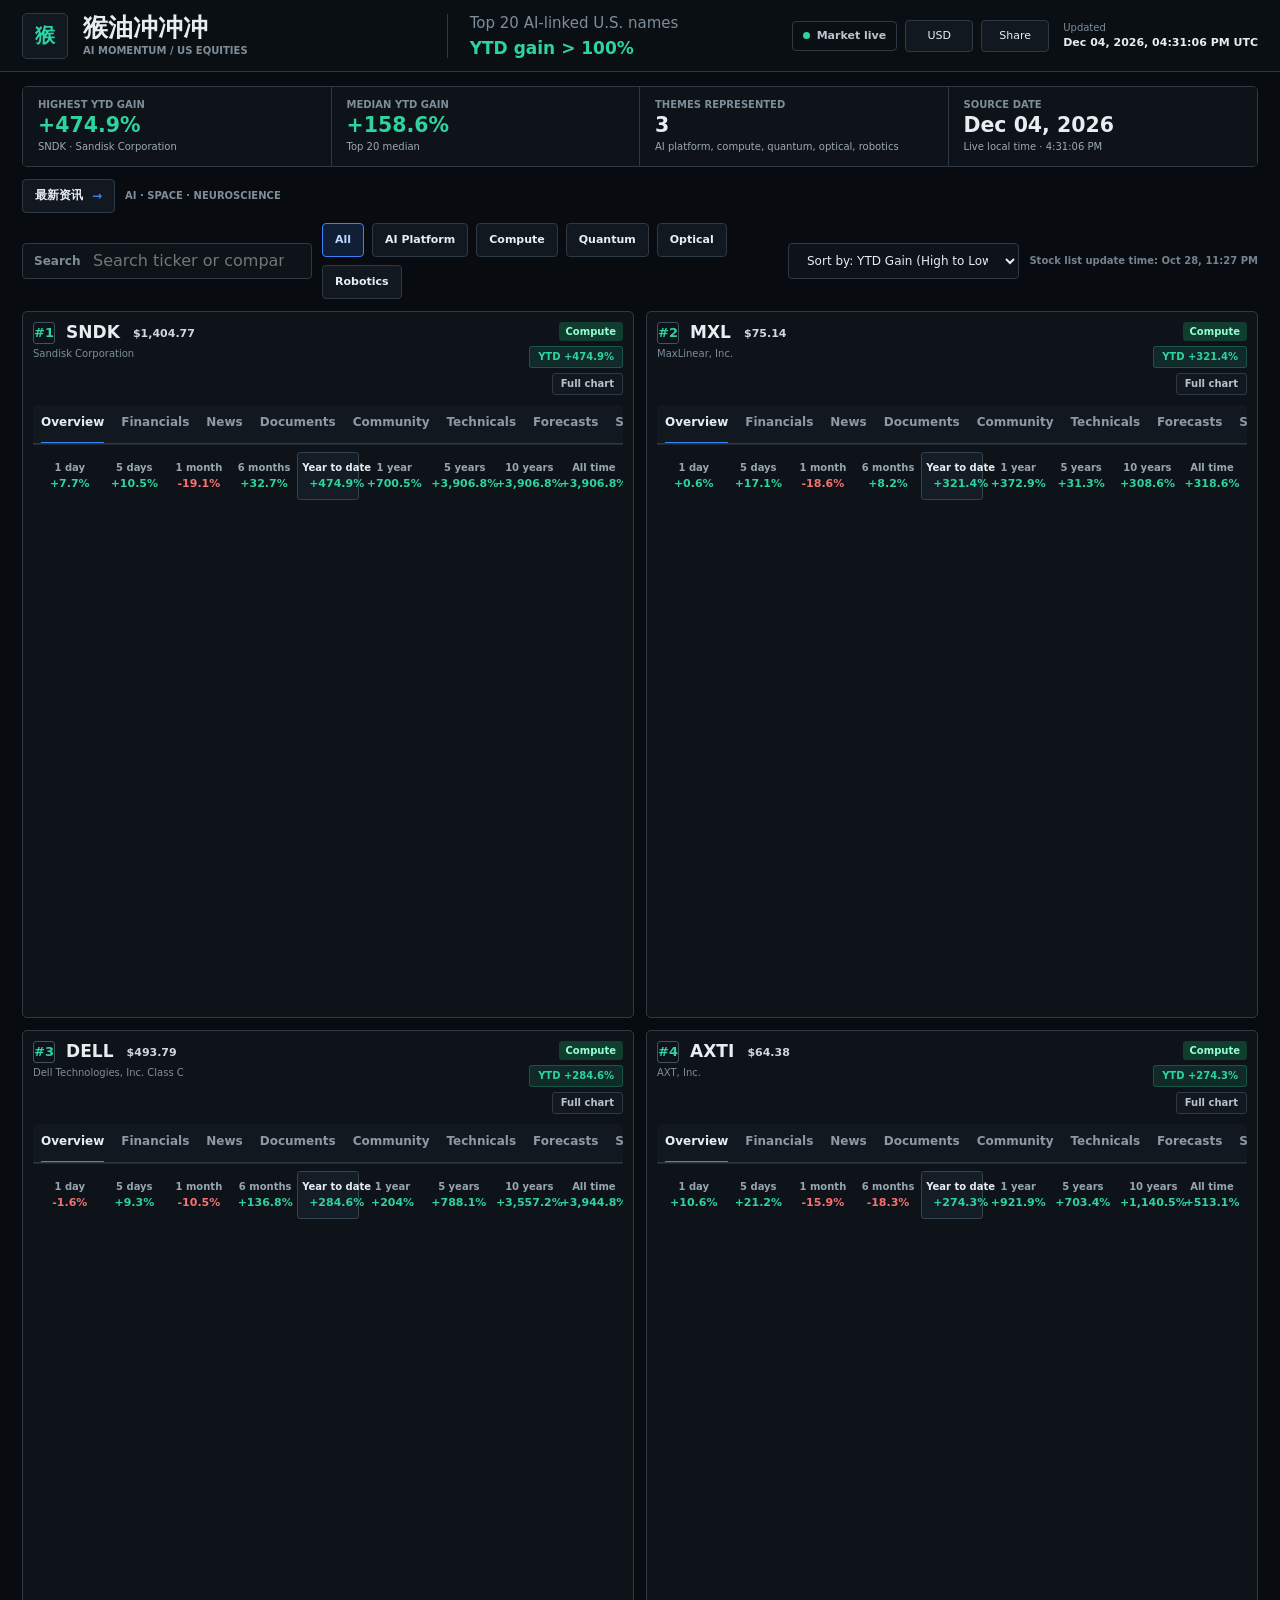
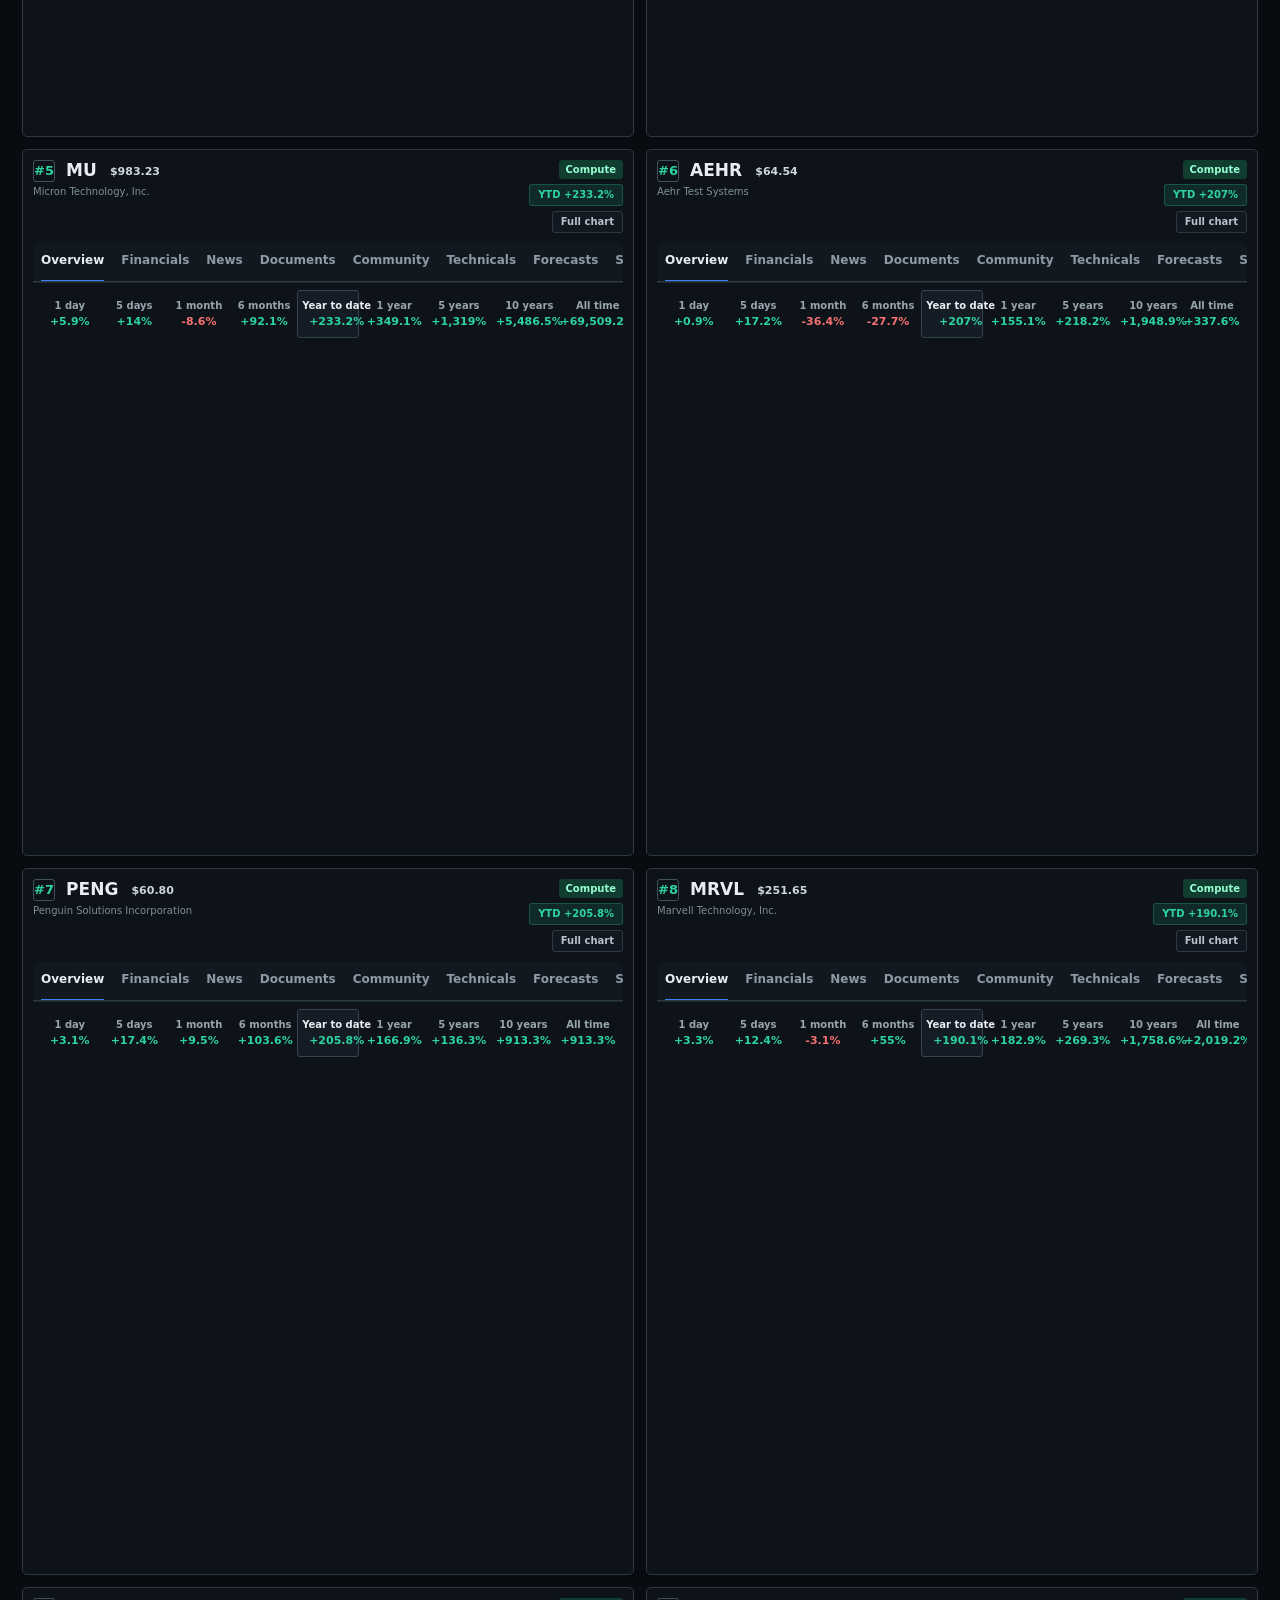
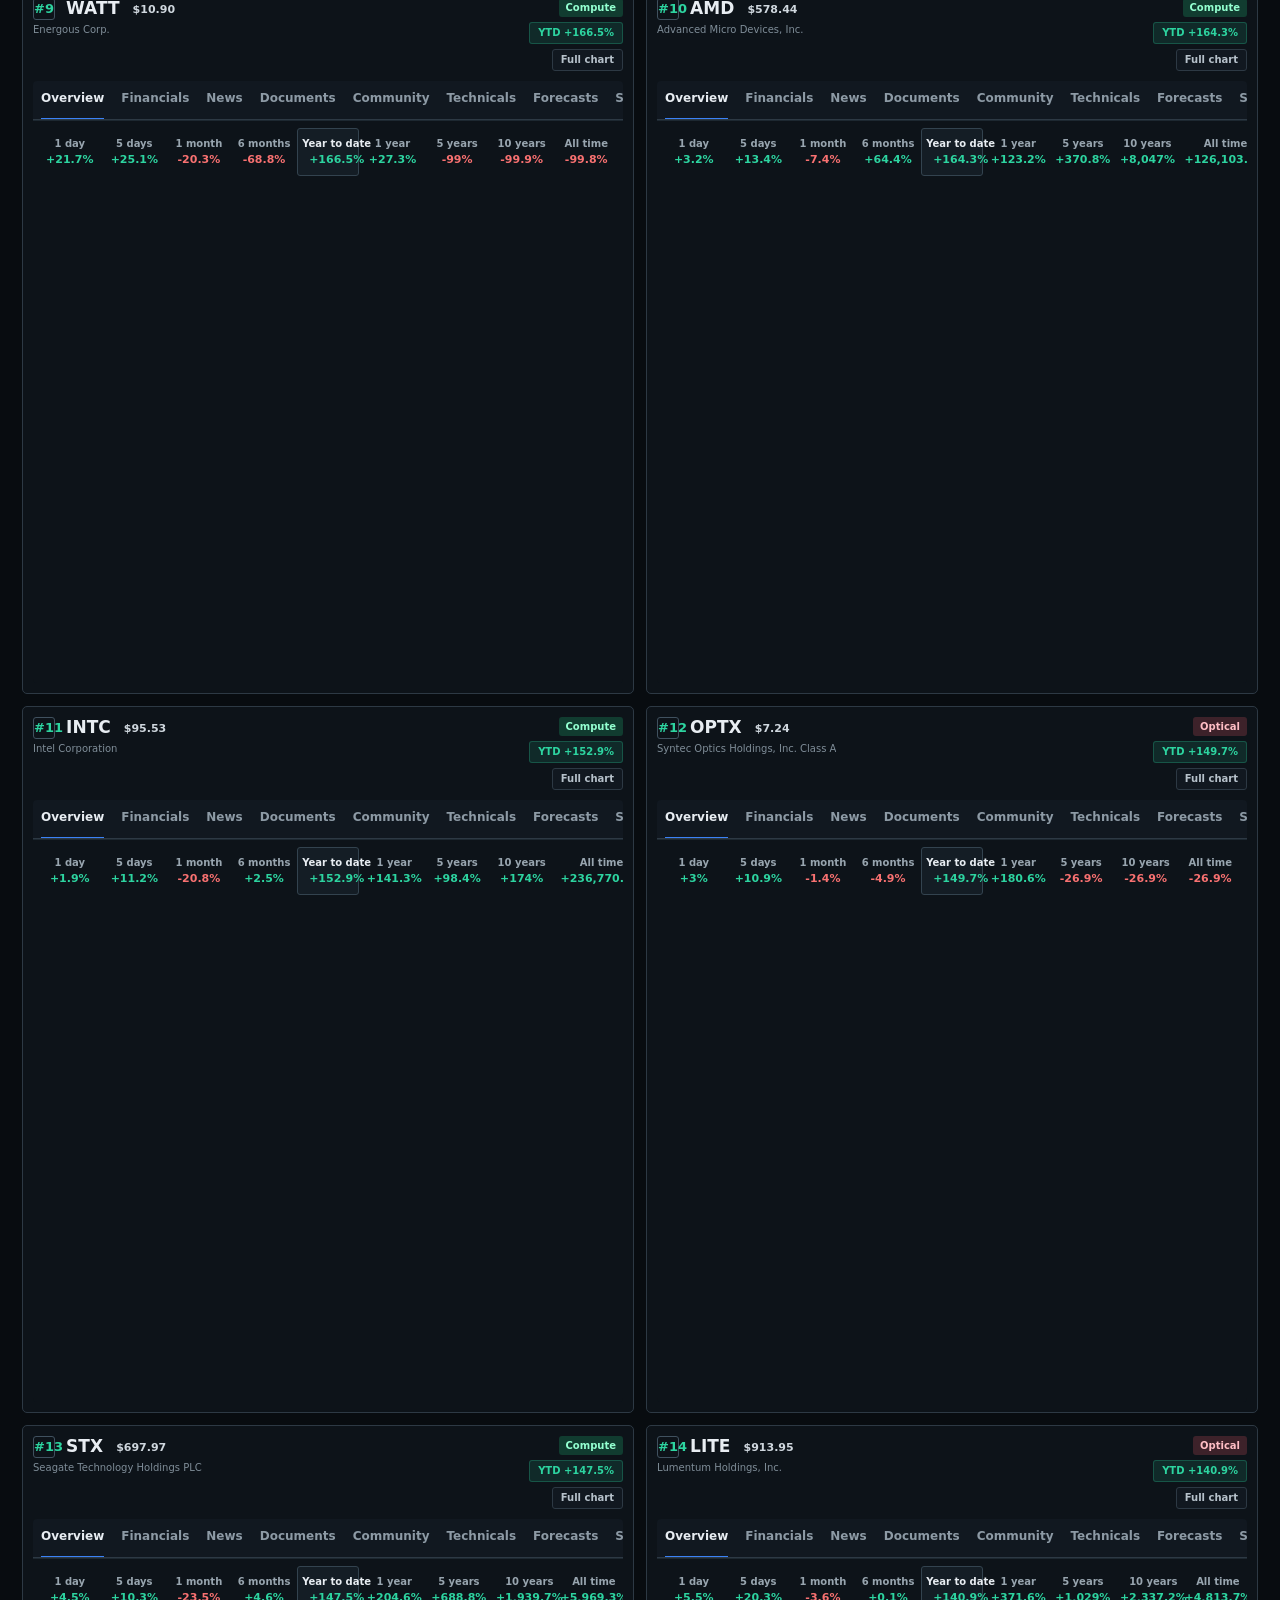
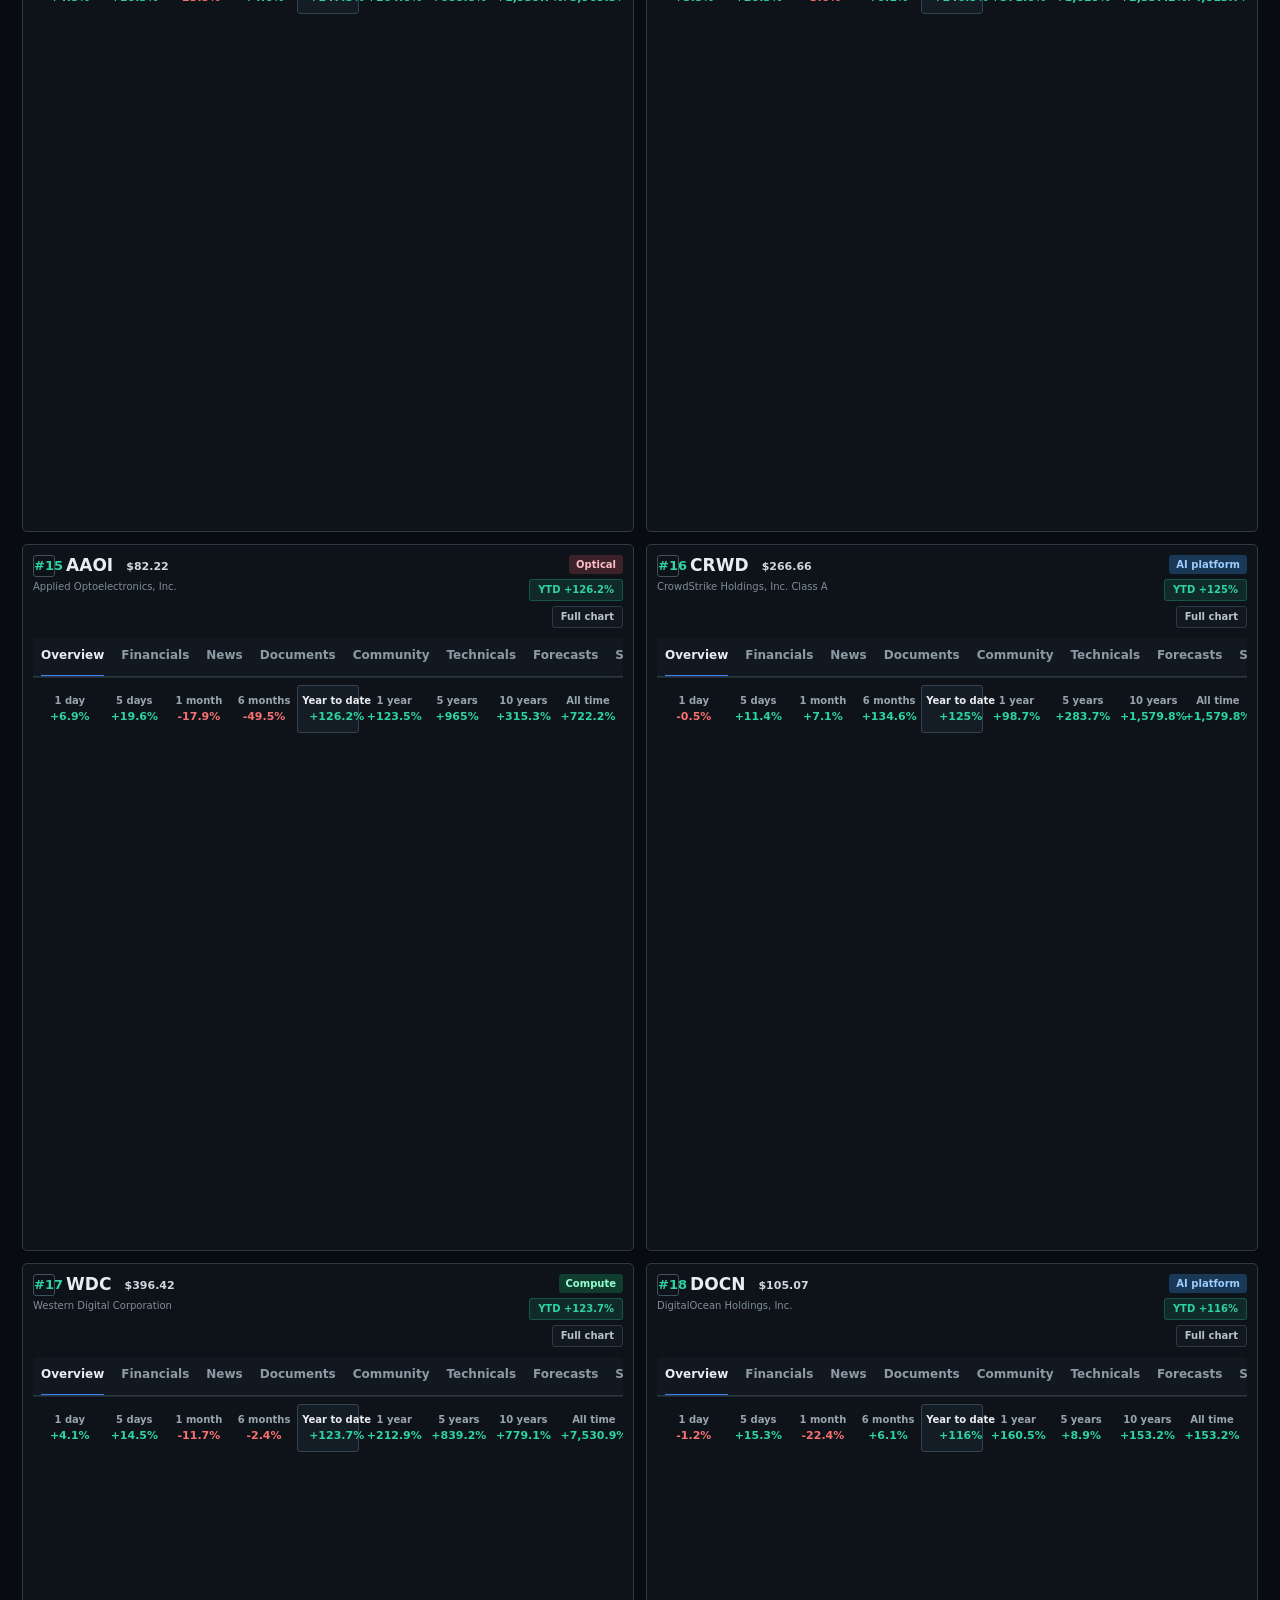
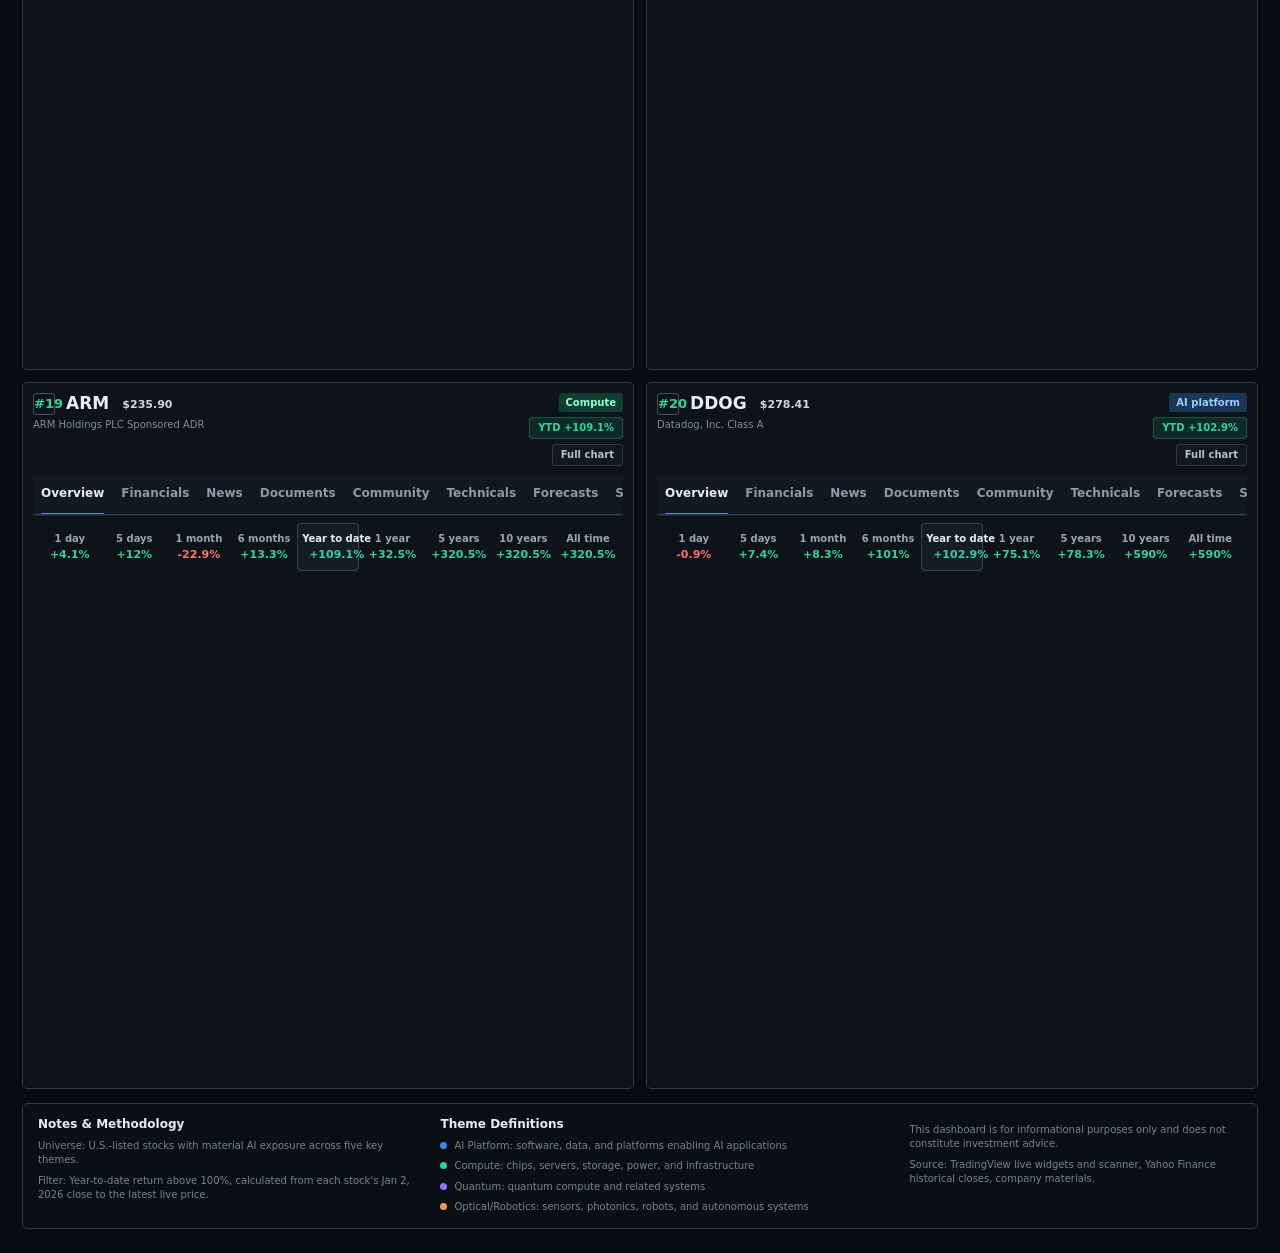
<file: index.html>
<!doctype html>
<html lang="en">
  <head>
    <meta charset="UTF-8" />
    <meta name="viewport" content="width=device-width, initial-scale=1.0" />
    <title>猴油冲冲冲</title>
    <link rel="stylesheet" href="styles.css?v=20260621-graphite-preview" />
  </head>
  <body>
    <header class="app-header">
      <div class="brand-lockup">
        <div class="brand-mark" aria-hidden="true">猴</div>
        <div>
          <h1>猴油冲冲冲</h1>
          <p>AI MOMENTUM / US EQUITIES</p>
        </div>
      </div>

      <div class="headline-copy">
        <span>Top 20 AI-linked U.S. names</span>
        <strong>YTD gain &gt; 100%</strong>
      </div>

      <div class="header-actions">
        <span class="market-status"><i aria-hidden="true"></i>Market live</span>
        <button type="button">USD</button>
        <button type="button">Share</button>
        <div class="updated">
          <span>Updated</span>
          <strong id="source-time">--</strong>
        </div>
      </div>
    </header>

    <main>
      <section class="summary-grid" aria-label="Dashboard summary">
        <article>
          <span class="summary-icon">1</span>
          <div>
            <p>Highest YTD Gain</p>
            <strong id="highest-ytd">--</strong>
            <small id="highest-name">--</small>
          </div>
        </article>
        <article>
          <span class="summary-icon">2</span>
          <div>
            <p>Median YTD Gain</p>
            <strong id="median-ytd">--</strong>
            <small>Top 20 median</small>
          </div>
        </article>
        <article>
          <span class="summary-icon">3</span>
          <div>
            <p>Themes Represented</p>
            <strong id="theme-count">--</strong>
            <small>AI platform, compute, quantum, optical, robotics</small>
          </div>
        </article>
        <article>
          <span class="summary-icon">4</span>
          <div>
            <p>Source Date</p>
            <strong id="source-date">--</strong>
            <small id="source-detail">Realtime local time</small>
          </div>
        </article>
      </section>

      <nav class="latest-news-nav" aria-label="Latest intelligence">
        <a class="latest-news-link" href="news.html">最新资讯</a>
        <span>AI · Space · Neuroscience</span>
      </nav>

      <section class="controls" aria-label="Filters">
        <label class="search-box" for="stock-search">
          <span>Search</span>
          <input id="stock-search" type="search" placeholder="Search ticker or company..." />
        </label>
        <div class="segmented" role="group" aria-label="Theme filter">
          <button type="button" class="active" data-theme="all">All</button>
          <button type="button" data-theme="AI platform">AI Platform</button>
          <button type="button" data-theme="Compute">Compute</button>
          <button type="button" data-theme="Quantum">Quantum</button>
          <button type="button" data-theme="Optical">Optical</button>
          <button type="button" data-theme="Robotics">Robotics</button>
        </div>
        <div class="sort-box">
          <select id="sort-select" aria-label="Sort stocks">
            <option value="ytd-desc">Sort by: YTD Gain (High to Low)</option>
            <option value="rank-asc">Sort by: Rank</option>
            <option value="symbol-asc">Sort by: Ticker</option>
          </select>
          <span id="stock-list-update-time">Stock list update time: --</span>
        </div>
      </section>

      <section class="stock-grid" id="stock-grid" aria-label="Top AI-related stocks"></section>

      <footer class="notes">
        <section>
          <h2>Notes &amp; Methodology</h2>
          <p>Universe: U.S.-listed stocks with material AI exposure across five key themes.</p>
          <p>Filter: Year-to-date return above 100%, calculated from each stock's Jan 2, 2026 close to the latest live price.</p>
        </section>
        <section>
          <h2>Theme Definitions</h2>
          <p><span class="dot blue"></span>AI Platform: software, data, and platforms enabling AI applications</p>
          <p><span class="dot green"></span>Compute: chips, servers, storage, power, and infrastructure</p>
          <p><span class="dot violet"></span>Quantum: quantum compute and related systems</p>
          <p><span class="dot orange"></span>Optical/Robotics: sensors, photonics, robots, and autonomous systems</p>
        </section>
        <section>
          <p>This dashboard is for informational purposes only and does not constitute investment advice.</p>
          <p>Source: TradingView live widgets and scanner, Yahoo Finance historical closes, company materials.</p>
        </section>
      </footer>
    </main>

    <script src="app.js?v=202610282327"></script>
  </body>
</html>
</file>
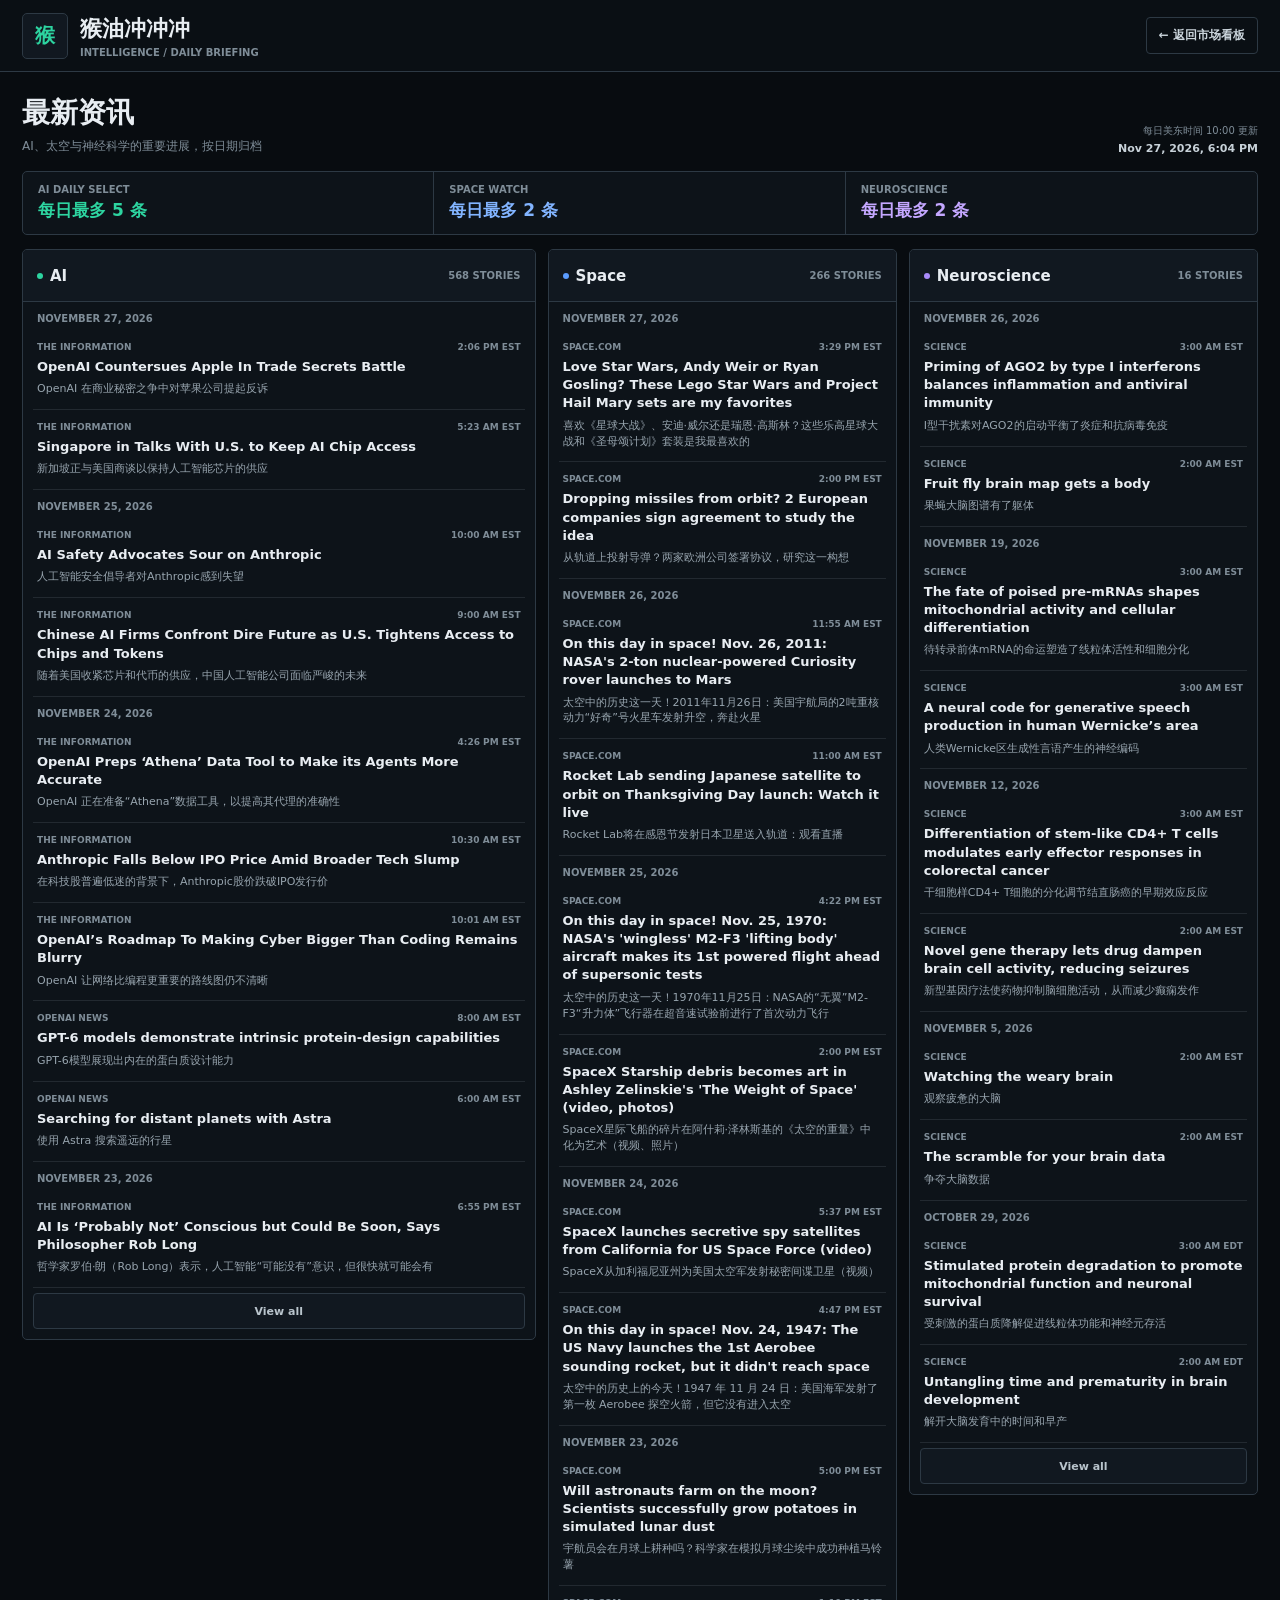
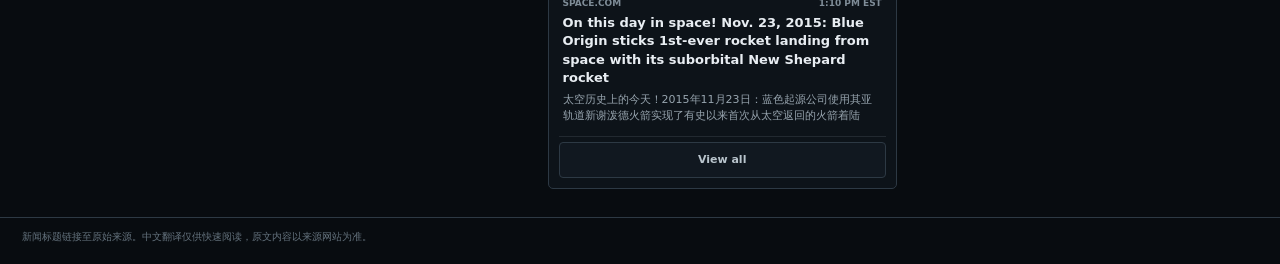
<file: news.html>
<!doctype html>
<html lang="zh-CN">
  <head>
    <meta charset="UTF-8" />
    <meta name="viewport" content="width=device-width, initial-scale=1.0" />
    <title>最新资讯 · 猴油冲冲冲</title>
    <link rel="stylesheet" href="news.css?v=20260622" />
  </head>
  <body>
    <header class="news-header">
      <div class="news-brand">
        <div class="news-brand-mark" aria-hidden="true">猴</div>
        <div>
          <strong>猴油冲冲冲</strong>
          <span>INTELLIGENCE / DAILY BRIEFING</span>
        </div>
      </div>
      <a class="dashboard-link" href="index.html">← 返回市场看板</a>
    </header>

    <main>
      <section class="news-page-head">
        <div>
          <h1>最新资讯</h1>
          <p>AI、太空与神经科学的重要进展，按日期归档</p>
        </div>
        <div class="news-updated">
          <span>每日美东时间 10:00 更新</span>
          <strong id="news-updated-at">等待数据</strong>
        </div>
      </section>

      <section class="news-metrics" aria-label="Daily news limits">
        <div class="news-metric ai"><span>AI Daily Select</span><strong>每日最多 5 条</strong></div>
        <div class="news-metric space"><span>Space Watch</span><strong>每日最多 2 条</strong></div>
        <div class="news-metric neuroscience"><span>Neuroscience</span><strong>每日最多 2 条</strong></div>
      </section>

      <p class="news-unavailable" id="news-unavailable" hidden>资讯暂时无法读取，请稍后再试。</p>

      <section class="news-columns" aria-label="Latest news categories">
        <article class="news-channel ai" data-category="ai">
          <header><h2><i aria-hidden="true"></i>AI</h2><span data-story-count>0 STORIES</span></header>
          <div class="news-stories" data-story-list></div>
          <button class="view-all" type="button" data-view-all hidden>View all</button>
        </article>
        <article class="news-channel space" data-category="space">
          <header><h2><i aria-hidden="true"></i>Space</h2><span data-story-count>0 STORIES</span></header>
          <div class="news-stories" data-story-list></div>
          <button class="view-all" type="button" data-view-all hidden>View all</button>
        </article>
        <article class="news-channel neuroscience" data-category="neuroscience">
          <header><h2><i aria-hidden="true"></i>Neuroscience</h2><span data-story-count>0 STORIES</span></header>
          <div class="news-stories" data-story-list></div>
          <button class="view-all" type="button" data-view-all hidden>View all</button>
        </article>
      </section>
    </main>

    <footer class="news-footer">
      新闻标题链接至原始来源。中文翻译仅供快速阅读，原文内容以来源网站为准。
    </footer>
    <script type="module" src="news.js?v=20260622"></script>
  </body>
</html>
</file>
<file: styles.css>
:root {
  color-scheme: dark;
  --bg: #080c10;
  --panel: #0d1319;
  --panel-strong: #111820;
  --panel-soft: #141d25;
  --line: #2d3944;
  --line-soft: rgba(127, 141, 152, 0.22);
  --text: #e8edf2;
  --muted: #7f8d98;
  --positive: #2dd4a0;
  --positive-soft: rgba(45, 212, 160, 0.12);
  --interactive: #3b82f6;
  --green: var(--positive);
  --green-soft: var(--positive-soft);
  --blue: var(--interactive);
  --cyan: #67e8f9;
  --violet: #9b6cff;
  --orange: #ff9554;
  --red: #f87171;
  font-family:
    Inter, ui-sans-serif, system-ui, -apple-system, BlinkMacSystemFont, "Segoe UI",
    sans-serif;
}

* {
  box-sizing: border-box;
}

body {
  margin: 0;
  min-width: 320px;
  overflow-x: hidden;
  background: var(--bg);
  color: var(--text);
}

button,
input,
select {
  font: inherit;
}

a {
  color: inherit;
  text-decoration: none;
}

button,
select {
  cursor: pointer;
}

.app-header {
  display: grid;
  grid-template-columns: minmax(260px, 1fr) minmax(240px, 0.8fr) auto;
  align-items: center;
  gap: 26px;
  min-height: 72px;
  padding: 10px 22px;
  border-bottom: 1px solid var(--line);
  background: #0a0f14;
}

.brand-lockup {
  display: flex;
  align-items: center;
  gap: 15px;
  min-width: 0;
}

.brand-mark {
  display: grid;
  place-items: center;
  width: 46px;
  height: 46px;
  flex: 0 0 auto;
  border: 1px solid var(--line);
  border-radius: 5px;
  background: var(--panel-strong);
  color: var(--positive);
  font-size: 20px;
  font-weight: 900;
}

h1,
h2,
p,
dl,
dd {
  margin: 0;
}

.brand-lockup h1 {
  font-size: 25px;
  line-height: 1.05;
  letter-spacing: 0;
}

.brand-lockup p,
.headline-copy span,
.updated span,
.summary-grid p,
.stock-card p,
.notes p {
  color: var(--muted);
}

.brand-lockup p {
  margin-top: 4px;
  font-size: 10px;
  font-weight: 750;
}

.headline-copy {
  padding-left: 22px;
  border-left: 1px solid var(--line);
}

.headline-copy span,
.headline-copy strong {
  display: block;
}

.headline-copy span {
  font-size: 15px;
}

.headline-copy strong {
  margin-top: 6px;
  color: var(--green);
  font-size: 17px;
}

.header-actions {
  display: flex;
  align-items: center;
  gap: 12px;
}

.header-actions button,
.controls button,
.controls select {
  border: 1px solid rgba(128, 163, 178, 0.34);
  border-radius: 7px;
  background: rgba(10, 26, 37, 0.92);
  color: var(--text);
  transition:
    border-color 160ms ease,
    background 160ms ease,
    color 160ms ease;
}

.header-actions button {
  height: 38px;
  min-width: 84px;
  padding: 0 16px;
  font-size: 13px;
}

.header-actions button:hover,
.controls button:hover,
.controls select:hover {
  border-color: rgba(31, 214, 229, 0.62);
  background: rgba(15, 43, 59, 0.98);
}

.updated {
  min-width: 150px;
  padding-left: 6px;
  font-size: 12px;
}

.updated strong {
  display: block;
  margin-top: 3px;
  color: var(--text);
  font-size: 12px;
  font-weight: 700;
  white-space: nowrap;
}

main {
  width: min(100%, 1480px);
  margin: 0 auto;
  padding: 20px 22px 24px;
}

.summary-grid {
  display: grid;
  grid-template-columns: repeat(4, minmax(0, 1fr));
  gap: 14px;
}

.summary-grid article,
.stock-card,
.notes {
  border: 1px solid var(--line);
  border-radius: 8px;
  background:
    linear-gradient(145deg, rgba(16, 44, 60, 0.72), rgba(7, 22, 32, 0.94)),
    var(--panel);
  box-shadow: inset 0 1px 0 rgba(255, 255, 255, 0.04);
}

.summary-grid article {
  display: grid;
  grid-template-columns: auto 1fr;
  align-items: center;
  gap: 14px;
  min-height: 96px;
  padding: 16px;
}

.summary-icon {
  display: grid;
  place-items: center;
  width: 56px;
  height: 56px;
  border: 1px solid rgba(31, 214, 229, 0.32);
  border-radius: 50%;
  background: rgba(42, 161, 255, 0.13);
  color: var(--cyan);
  font-size: 19px;
  font-weight: 900;
}

.summary-grid p {
  margin-bottom: 7px;
  font-size: 12px;
  font-weight: 800;
  text-transform: uppercase;
}

.summary-grid strong {
  display: block;
  color: var(--green);
  font-size: clamp(25px, 2.2vw, 34px);
  line-height: 1;
}

.summary-grid small {
  display: block;
  margin-top: 7px;
  color: #c6d3da;
  font-size: 12px;
  line-height: 1.35;
}

.controls {
  display: grid;
  grid-template-columns: 320px 1fr minmax(360px, 430px);
  align-items: center;
  gap: 14px;
  margin: 20px 0 16px;
}

.latest-news-nav {
  display: flex;
  align-items: center;
  gap: 10px;
  margin: 12px 0 -2px;
}

.latest-news-link {
  display: inline-flex;
  align-items: center;
  min-height: 34px;
  padding: 0 12px;
  border: 1px solid var(--line);
  border-radius: 4px;
  background: var(--panel-strong);
  color: var(--text);
  font-size: 12px;
  font-weight: 800;
}

.latest-news-link::after {
  content: "→";
  margin-left: 9px;
  color: var(--interactive);
}

.latest-news-link:hover {
  border-color: var(--interactive);
  color: #dbe8ff;
}

.latest-news-nav span {
  color: var(--muted);
  font-size: 10px;
  font-weight: 700;
  text-transform: uppercase;
}

.search-box {
  position: relative;
  display: block;
}

.search-box span {
  position: absolute;
  left: 12px;
  top: 50%;
  translate: 0 -50%;
  color: var(--muted);
  font-size: 12px;
  font-weight: 800;
  pointer-events: none;
}

.search-box input {
  width: 100%;
  height: 42px;
  padding: 0 12px 0 70px;
  border: 1px solid rgba(128, 163, 178, 0.34);
  border-radius: 7px;
  background: rgba(7, 20, 30, 0.88);
  color: var(--text);
  outline: none;
}

.search-box input:focus {
  border-color: rgba(31, 214, 229, 0.7);
  box-shadow: 0 0 0 3px rgba(31, 214, 229, 0.1);
}

.segmented {
  display: flex;
  flex-wrap: wrap;
  gap: 8px;
  min-width: 0;
  max-width: 100%;
}

.controls button {
  min-height: 38px;
  padding: 0 16px;
  font-size: 12px;
  font-weight: 800;
}

.controls button.active {
  border-color: rgba(58, 162, 255, 0.78);
  background: var(--blue);
  color: white;
}

.controls select {
  width: 100%;
  height: 42px;
  padding: 0 14px;
  font-size: 12px;
}

.sort-box {
  display: grid;
  grid-template-columns: minmax(210px, 1fr) auto;
  align-items: center;
  gap: 10px;
  min-width: 0;
}

#stock-list-update-time {
  color: var(--muted);
  font-size: 11px;
  font-weight: 700;
  line-height: 1.25;
  white-space: nowrap;
}

.stock-grid {
  display: grid;
  grid-template-columns: repeat(2, minmax(0, 1fr));
  gap: 18px;
}

.stock-card {
  min-width: 0;
  overflow: hidden;
  padding: 12px;
}

.card-head {
  display: flex;
  align-items: flex-start;
  justify-content: space-between;
  gap: 10px;
  min-height: 43px;
}

.rank {
  display: inline-grid;
  place-items: center;
  width: 22px;
  height: 22px;
  margin-right: 6px;
  border: 1px solid var(--cyan);
  border-radius: 4px;
  color: var(--green);
  font-size: 13px;
  font-weight: 900;
  vertical-align: middle;
}

.stock-card h2 {
  display: inline;
  font-size: 19px;
  line-height: 1;
  letter-spacing: 0;
}

.card-price {
  margin-left: 8px;
  color: #d7e7ef;
  font-size: 12px;
  font-weight: 800;
  white-space: nowrap;
}

.stock-card p {
  margin-top: 4px;
  font-size: 10px;
  overflow: hidden;
  text-overflow: ellipsis;
  white-space: nowrap;
}

.card-badges {
  display: flex;
  flex: 0 0 auto;
  flex-direction: column;
  align-items: flex-end;
  gap: 5px;
  max-width: 112px;
}

.theme {
  flex: 0 0 auto;
  max-width: 108px;
  padding: 4px 7px;
  border-radius: 4px;
  font-size: 10px;
  font-weight: 800;
  overflow: hidden;
  text-overflow: ellipsis;
  white-space: nowrap;
}

.theme.ai-platform {
  background: rgba(58, 162, 255, 0.26);
  color: #9bccff;
}

.theme.compute {
  background: rgba(37, 241, 149, 0.18);
  color: #93ffd0;
}

.theme.quantum {
  background: rgba(155, 108, 255, 0.22);
  color: #d5c4ff;
}

.theme.optical {
  background: rgba(255, 95, 109, 0.2);
  color: #ffbec5;
}

.theme.robotics {
  background: rgba(255, 149, 84, 0.2);
  color: #ffd0b3;
}

.card-ytd {
  display: inline-flex;
  align-items: center;
  justify-content: center;
  min-height: 22px;
  max-width: 108px;
  padding: 0 8px;
  border: 1px solid rgba(37, 241, 149, 0.28);
  border-radius: 4px;
  background: rgba(37, 241, 149, 0.12);
  color: var(--green);
  font-size: 10px;
  font-weight: 850;
  white-space: nowrap;
}

.full-chart-link {
  display: inline-flex;
  align-items: center;
  justify-content: center;
  min-height: 22px;
  max-width: 108px;
  padding: 0 8px;
  border: 1px solid rgba(128, 163, 178, 0.3);
  border-radius: 4px;
  background: rgba(5, 18, 27, 0.62);
  color: #d7e7ef;
  font-size: 10px;
  font-weight: 850;
  white-space: nowrap;
}

.full-chart-link:hover {
  border-color: rgba(31, 214, 229, 0.64);
  color: white;
}

.stock-tabs {
  display: flex;
  flex-wrap: nowrap;
  gap: 20px;
  width: 100%;
  max-width: 100%;
  margin-top: 12px;
  overflow-x: auto;
  overflow-y: hidden;
  scrollbar-width: none;
  border-bottom: 4px solid #f1f1f1;
  background: #fff;
  border-radius: 7px 7px 0 0;
}

.stock-tabs::-webkit-scrollbar {
  display: none;
}

.stock-tabs button {
  position: relative;
  flex: 0 0 auto;
  height: 46px;
  padding: 0 0 3px;
  border: 0;
  background: transparent;
  color: #151515;
  font-size: 15px;
  font-weight: 800;
  white-space: nowrap;
}

.stock-tabs button.active::after {
  content: "";
  position: absolute;
  left: 0;
  right: 0;
  bottom: -4px;
  height: 4px;
  border-radius: 4px;
  background: #1f1f1f;
}

.stock-panel-host {
  width: 100%;
  min-width: 0;
  max-width: 100%;
  overflow: hidden;
  border-radius: 0 0 7px 7px;
  background: #fff;
}

.overview-range-controls {
  display: grid;
  grid-template-columns: repeat(9, minmax(58px, 1fr));
  gap: 2px;
  padding: 10px 8px 8px;
  overflow-x: auto;
  background: #fff;
}

.range-option {
  display: grid;
  align-content: center;
  gap: 4px;
  min-width: 58px;
  height: 54px;
  padding: 4px;
  border: 0;
  border-radius: 6px;
  background: transparent;
  color: #151515;
  font-size: 10px;
  letter-spacing: 0;
  white-space: nowrap;
}

.range-option:hover,
.range-option.active {
  background: #f1f2f3;
}

.range-option span {
  font-weight: 750;
}

.range-option strong {
  font-size: 11px;
  font-weight: 800;
}

.range-option .positive {
  color: #16866f;
}

.range-option .negative {
  color: #d74b50;
}

.stock-tab-panel {
  position: relative;
  height: 530px;
  overflow: hidden;
  background: #fff;
}

.stock-tab-panel.financials-panel,
.stock-tab-panel.news-panel,
.stock-tab-panel.technicals-panel {
  height: 460px;
}

.stock-tab-panel > span {
  position: absolute;
  inset: 0;
  display: grid;
  place-items: center;
  color: #777;
  font-size: 13px;
  font-weight: 800;
}

.stock-tab-panel .tradingview-widget-container,
.stock-tab-panel .tradingview-widget-container__widget {
  width: 100%;
  height: 100%;
}

.stock-tab-panel iframe {
  display: block;
  width: 100% !important;
  height: 100% !important;
}

.source-tab {
  height: auto;
  min-height: 220px;
  padding: 30px;
}

.source-panel {
  display: grid;
  gap: 14px;
  color: #111;
}

.source-panel h3 {
  margin: 0;
  font-size: 24px;
}

.source-panel p {
  max-width: 720px;
  color: #555;
  font-size: 14px;
  line-height: 1.5;
  white-space: normal;
}

.source-links {
  display: flex;
  flex-wrap: wrap;
  gap: 10px;
}

.source-links a {
  display: inline-flex;
  align-items: center;
  min-height: 38px;
  padding: 0 14px;
  border: 1px solid #d9dfe4;
  border-radius: 6px;
  color: #111;
  font-size: 13px;
  font-weight: 800;
}

.source-links a:hover {
  border-color: #4a9b87;
  color: #2e7d6f;
}

.notes {
  display: grid;
  grid-template-columns: 1.15fr 1.35fr 1fr;
  gap: 24px;
  margin-top: 20px;
  padding: 15px 18px;
}

.notes h2 {
  margin-bottom: 8px;
  font-size: 14px;
}

.notes p {
  margin-top: 6px;
  font-size: 11px;
  line-height: 1.45;
}

.dot {
  display: inline-block;
  width: 7px;
  height: 7px;
  margin-right: 7px;
  border-radius: 50%;
}

.dot.blue {
  background: var(--blue);
}

.dot.green {
  background: var(--green);
}

.dot.violet {
  background: var(--violet);
}

.dot.orange {
  background: var(--orange);
}

@media (max-width: 1180px) {
  .app-header {
    grid-template-columns: 1fr;
    gap: 14px;
  }

  .headline-copy {
    padding-left: 0;
    border-left: 0;
  }

  .header-actions {
    flex-wrap: wrap;
  }

  .summary-grid {
    grid-template-columns: repeat(2, minmax(0, 1fr));
  }

  .controls {
    grid-template-columns: 1fr;
  }

  .sort-box {
    grid-template-columns: 1fr;
    gap: 6px;
  }

  #stock-list-update-time {
    white-space: normal;
  }
}

@media (max-width: 640px) {
  .app-header,
  main {
    padding-left: 14px;
    padding-right: 14px;
  }

  .brand-lockup h1 {
    font-size: 24px;
  }

  .updated {
    min-width: 0;
    flex: 1 1 100%;
  }

  .updated strong {
    white-space: normal;
  }

  .summary-grid,
  .stock-grid,
  .notes {
    grid-template-columns: 1fr;
  }

  .stock-tabs {
    gap: 14px;
    padding: 0 6px;
  }

  .stock-tabs button {
    height: 42px;
    font-size: 13px;
  }

  .stock-tab-panel {
    height: 420px;
  }

  .overview-range-controls {
    grid-template-columns: repeat(3, minmax(82px, 1fr));
    overflow-x: auto;
    overflow-y: hidden;
  }

  .segmented {
    flex-wrap: nowrap;
    overflow-x: auto;
    scrollbar-width: none;
  }

  .summary-grid article {
    min-height: 86px;
  }
}

/* Graphite Precision preview */
.headline-copy strong {
  color: var(--positive);
}

.header-actions {
  gap: 8px;
}

.market-status {
  display: inline-flex;
  align-items: center;
  gap: 7px;
  min-height: 30px;
  padding: 0 10px;
  border: 1px solid var(--line);
  border-radius: 4px;
  color: #b9c4cc;
  font-size: 11px;
  font-weight: 750;
  white-space: nowrap;
}

.market-status i {
  width: 7px;
  height: 7px;
  border-radius: 50%;
  background: var(--positive);
}

.header-actions button,
.controls button,
.controls select {
  border-color: var(--line);
  border-radius: 4px;
  background: var(--panel-strong);
}

.header-actions button {
  height: 32px;
  min-width: 68px;
  padding: 0 12px;
  font-size: 11px;
}

.header-actions button:hover,
.controls button:hover,
.controls select:hover {
  border-color: var(--interactive);
  background: var(--panel-soft);
}

.updated {
  min-width: 142px;
  font-size: 10px;
}

.updated strong {
  font-size: 11px;
}

main {
  padding-top: 14px;
}

.summary-grid {
  gap: 0;
  overflow: hidden;
  border: 1px solid var(--line);
  border-radius: 5px;
  background: var(--panel);
}

.summary-grid article,
.stock-card,
.notes {
  border-color: var(--line);
  border-radius: 5px;
  background: var(--panel);
  box-shadow: none;
}

.summary-grid article {
  display: block;
  min-height: 72px;
  padding: 12px 15px;
  border: 0;
  border-right: 1px solid var(--line);
  border-radius: 0;
}

.summary-grid article:last-child {
  border-right: 0;
}

.summary-icon {
  display: none;
}

.summary-grid p {
  margin-bottom: 5px;
  color: var(--muted);
  font-size: 10px;
}

.summary-grid strong {
  color: var(--text);
  font-size: clamp(19px, 1.6vw, 25px);
}

.summary-grid article:first-child strong,
.summary-grid article:nth-child(2) strong {
  color: var(--positive);
}

.summary-grid small {
  margin-top: 5px;
  color: #9da9b3;
  font-size: 10px;
}

.controls {
  grid-template-columns: minmax(230px, 290px) 1fr minmax(380px, 470px);
  gap: 10px;
  margin: 12px 0;
}

.search-box input,
.controls select {
  height: 36px;
  border-color: var(--line);
  border-radius: 4px;
  background: var(--panel);
}

.search-box input:focus {
  border-color: var(--interactive);
  box-shadow: 0 0 0 2px rgba(59, 130, 246, 0.16);
}

.controls button {
  min-height: 34px;
  padding: 0 12px;
  font-size: 11px;
}

.controls button.active {
  border-color: var(--interactive);
  background: rgba(59, 130, 246, 0.16);
  color: #bcd4ff;
}

#stock-list-update-time {
  color: #75838e;
  font-size: 10px;
}

.stock-grid {
  gap: 12px;
}

.stock-card {
  padding: 10px;
}

.card-head {
  min-height: 40px;
}

.rank {
  width: 22px;
  height: 22px;
  border-color: #40515f;
  border-radius: 3px;
  color: var(--positive);
}

.stock-card h2 {
  font-size: 17px;
}

.card-price {
  color: #cfd7de;
  font-size: 11px;
}

.theme,
.card-ytd,
.full-chart-link {
  border-radius: 3px;
}

.card-ytd {
  border-color: rgba(45, 212, 160, 0.25);
  background: var(--positive-soft);
  color: var(--positive);
}

.full-chart-link {
  border-color: var(--line);
  background: var(--panel-strong);
  color: #b6c1ca;
}

.full-chart-link:hover {
  border-color: var(--interactive);
  color: #dbe8ff;
}

.stock-tabs {
  gap: 17px;
  margin-top: 10px;
  padding: 0 8px;
  border-bottom: 1px solid var(--line);
  border-radius: 4px 4px 0 0;
  background: var(--panel-strong);
}

.stock-tabs button {
  height: 38px;
  color: #8d9aa5;
  font-size: 12px;
  font-weight: 720;
}

.stock-tabs button:hover,
.stock-tabs button.active {
  color: var(--text);
}

.stock-tabs button.active::after {
  bottom: -1px;
  height: 2px;
  border-radius: 0;
  background: var(--interactive);
}

.stock-panel-host,
.overview-range-controls,
.stock-tab-panel {
  background: var(--panel);
}

.stock-panel-host {
  border-radius: 0 0 4px 4px;
}

.overview-range-controls {
  gap: 3px;
  padding: 7px 6px;
  border-top: 1px solid #1d2831;
}

.range-option {
  height: 48px;
  border: 1px solid transparent;
  border-radius: 3px;
  color: #98a5af;
}

.range-option:hover,
.range-option.active {
  border-color: #33434f;
  background: var(--panel-soft);
  color: var(--text);
}

.range-option .positive {
  color: var(--positive);
}

.range-option .negative {
  color: var(--red);
}

.stock-tab-panel {
  height: 500px;
}

.stock-tab-panel > span {
  color: var(--muted);
}

.source-panel {
  color: var(--text);
}

.source-panel p {
  color: var(--muted);
}

.source-links a {
  border-color: var(--line);
  color: #cbd4db;
}

.source-links a:hover {
  border-color: var(--interactive);
  color: #bcd4ff;
}

.notes {
  gap: 20px;
  margin-top: 14px;
  padding: 13px 15px;
  background: #0a0f14;
}

.notes h2 {
  font-size: 12px;
}

.notes p {
  color: #75838e;
  font-size: 10px;
}

@media (max-width: 1180px) {
  .app-header {
    grid-template-columns: 1fr auto;
  }

  .headline-copy {
    display: none;
  }

  .controls {
    grid-template-columns: 1fr;
  }
}

@media (max-width: 760px) {
  .app-header {
    grid-template-columns: 1fr;
  }

  .market-status {
    margin-right: auto;
  }

  .summary-grid {
    grid-template-columns: repeat(2, minmax(0, 1fr));
  }

  .summary-grid article:nth-child(2) {
    border-right: 0;
  }

  .summary-grid article:nth-child(-n + 2) {
    border-bottom: 1px solid var(--line);
  }

  .stock-grid,
  .notes {
    grid-template-columns: 1fr;
  }
}

@media (max-width: 480px) {
  .summary-grid {
    grid-template-columns: 1fr;
  }

  .summary-grid article {
    border-right: 0;
    border-bottom: 1px solid var(--line);
  }

  .summary-grid article:last-child {
    border-bottom: 0;
  }
}
</file>
<file: news.css>
:root {
  color-scheme: dark;
  --bg: #080c10;
  --panel: #0d1319;
  --panel-strong: #111820;
  --line: #2d3944;
  --text: #e8edf2;
  --muted: #7f8d98;
  --positive: #2dd4a0;
  --interactive: #3b82f6;
  --neuroscience: #a98bfa;
  font-family: Inter, ui-sans-serif, system-ui, -apple-system, BlinkMacSystemFont, "Segoe UI", sans-serif;
}

* { box-sizing: border-box; }
body { margin: 0; min-width: 320px; background: var(--bg); color: var(--text); }
a { color: inherit; text-decoration: none; }
button { font: inherit; }
.news-header { min-height: 72px; display: flex; align-items: center; justify-content: space-between; gap: 18px; padding: 10px 22px; border-bottom: 1px solid var(--line); background: #0a0f14; }
.news-brand { display: flex; align-items: center; gap: 12px; }
.news-brand-mark { width: 46px; height: 46px; display: grid; place-items: center; border: 1px solid var(--line); border-radius: 5px; background: var(--panel-strong); color: var(--positive); font-size: 20px; font-weight: 900; }
.news-brand strong, .news-brand span { display: block; }
.news-brand strong { font-size: 22px; }
.news-brand span { margin-top: 3px; color: var(--muted); font-size: 10px; font-weight: 800; }
.dashboard-link { padding: 9px 12px; border: 1px solid var(--line); border-radius: 4px; color: #cbd5dc; font-size: 12px; font-weight: 750; }
.dashboard-link:hover { border-color: var(--interactive); color: #dbe8ff; }
main { width: min(100%, 1480px); margin: 0 auto; padding: 18px 22px 28px; }
.news-page-head { display: flex; align-items: end; justify-content: space-between; gap: 20px; padding: 4px 0 16px; }
.news-page-head h1 { margin: 0; font-size: 28px; }
.news-page-head p { margin: 6px 0 0; color: var(--muted); font-size: 12px; }
.news-updated { color: var(--muted); font-size: 10px; text-align: right; }
.news-updated strong { display: block; margin-top: 4px; color: #c7d1d8; font-size: 11px; }
.news-metrics { display: grid; grid-template-columns: repeat(3, 1fr); overflow: hidden; margin-bottom: 14px; border: 1px solid var(--line); border-radius: 5px; background: var(--panel); }
.news-metric { padding: 12px 15px; border-right: 1px solid var(--line); }
.news-metric:last-child { border-right: 0; }
.news-metric span { display: block; color: var(--muted); font-size: 10px; font-weight: 800; text-transform: uppercase; }
.news-metric strong { display: block; margin-top: 4px; font-size: 17px; }
.news-metric.ai strong { color: var(--positive); }
.news-metric.space strong { color: #82b4ff; }
.news-metric.neuroscience strong { color: #c4a7ff; }
.news-unavailable { padding: 12px 14px; border: 1px solid #6f3a3f; background: rgba(248, 113, 113, 0.08); color: #ffb4b4; font-size: 12px; }
.news-columns { display: grid; grid-template-columns: 1.25fr 0.85fr 0.85fr; align-items: start; gap: 12px; }
.news-channel { overflow: hidden; border: 1px solid var(--line); border-radius: 5px; background: var(--panel); }
.news-channel > header { min-height: 52px; display: flex; align-items: center; justify-content: space-between; gap: 12px; padding: 0 14px; border-bottom: 1px solid var(--line); background: var(--panel-strong); }
.news-channel h2 { margin: 0; font-size: 15px; }
.news-channel h2 i { display: inline-block; width: 6px; height: 6px; margin-right: 7px; border-radius: 50%; background: var(--positive); vertical-align: 2px; }
.news-channel.space h2 i { background: #5b9cff; }
.news-channel.neuroscience h2 i { background: var(--neuroscience); }
.news-channel [data-story-count] { color: var(--muted); font-size: 10px; font-weight: 800; }
.news-stories:empty::before { content: "当前没有符合条件的新闻"; display: block; padding: 18px 14px; color: var(--muted); font-size: 11px; }
.news-date { margin: 0; padding: 11px 14px 6px; color: var(--muted); font-size: 10px; font-weight: 850; text-transform: uppercase; }
.news-story { display: block; margin: 0 10px; padding: 12px 4px; border-bottom: 1px solid rgba(127, 141, 152, 0.18); }
.news-story-meta { display: flex; justify-content: space-between; gap: 10px; margin-bottom: 6px; color: var(--muted); font-size: 9px; font-weight: 800; text-transform: uppercase; }
.news-story strong { display: block; color: var(--text); font-size: 13px; line-height: 1.4; }
.news-story:hover strong { color: #bcd4ff; }
.news-translation { display: block; margin-top: 5px; color: #98a5af; font-size: 11px; line-height: 1.45; }
.view-all { width: calc(100% - 20px); min-height: 36px; margin: 5px 10px 10px; border: 1px solid var(--line); border-radius: 4px; background: var(--panel-strong); color: #b9c4cc; cursor: pointer; font-size: 11px; font-weight: 800; }
.view-all:hover { border-color: var(--interactive); color: #dbe8ff; }
.news-footer { width: min(100%, 1480px); margin: 0 auto 20px; padding: 12px 22px 0; border-top: 1px solid var(--line); color: #64727d; font-size: 10px; }

@media (max-width: 900px) {
  .news-columns, .news-metrics { grid-template-columns: 1fr; }
  .news-metric { border-right: 0; border-bottom: 1px solid var(--line); }
  .news-metric:last-child { border-bottom: 0; }
}

@media (max-width: 560px) {
  .news-header, main { padding-left: 14px; padding-right: 14px; }
  .news-header { align-items: flex-start; flex-direction: column; padding-top: 12px; padding-bottom: 12px; }
  .news-brand strong { font-size: 19px; }
  .news-page-head { align-items: flex-start; flex-direction: column; }
  .news-updated { text-align: left; }
  .news-page-head h1 { font-size: 24px; }
}
</file>
